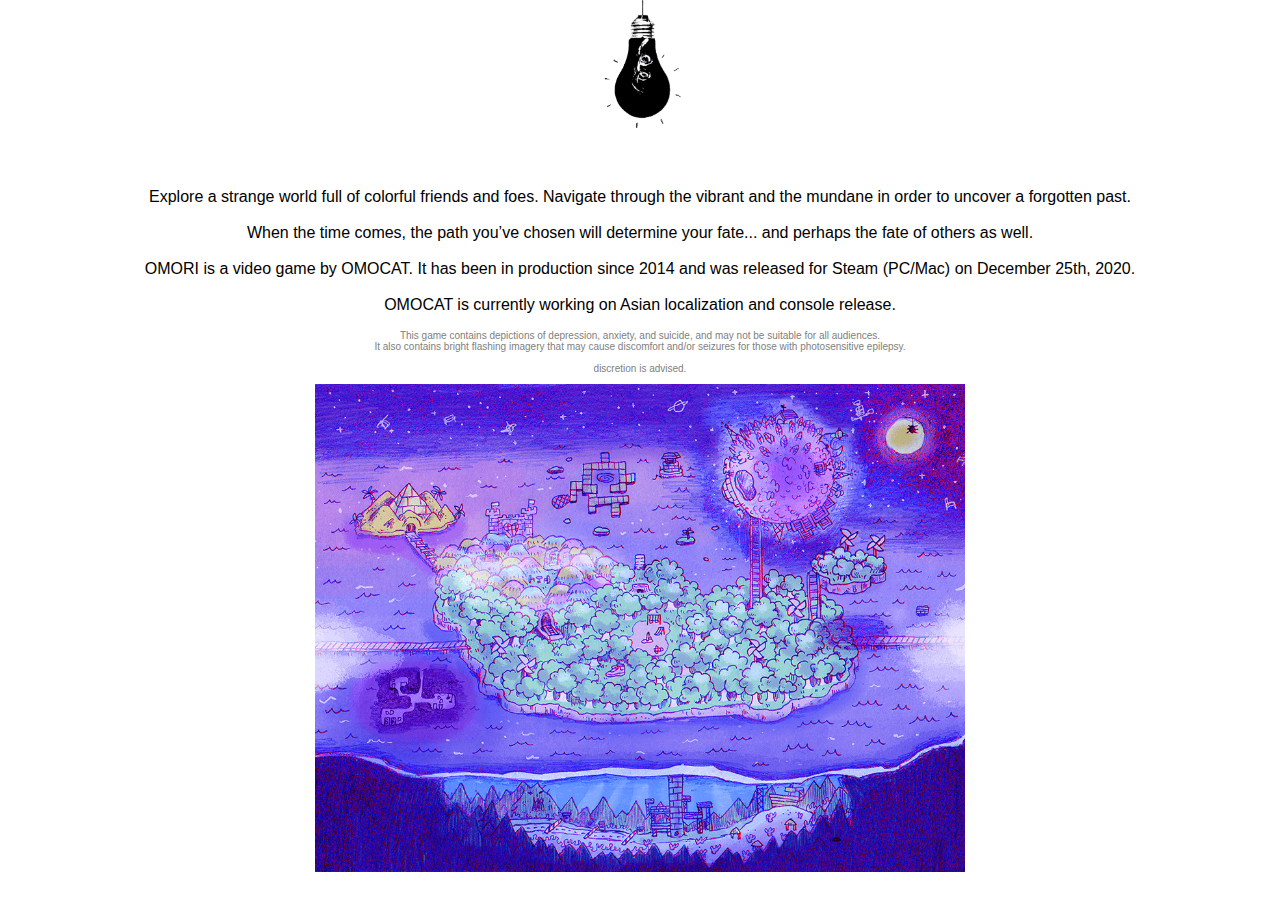
<file: Index/html/about.html>
<html lang="en">
    <head>
        <link rel="stylesheet" href="../CSS/styles.css">
        <title>Omori about</title>
    </head>
    <body>
        <div class="lightbulb">
            <a href="../index.html"><img src="../img/lightbulb.gif" alt="omoriboy_original"></a>
        </div>
            <!-- Description -->

        <div class="about">
            <p>
                Explore a strange world full of colorful friends and foes. Navigate through the vibrant and the mundane in order to uncover a forgotten past. <br>
                <br>
                When the time comes, the path you’ve chosen will determine your fate... and perhaps the fate of others as well. <br>
                <br>
                OMORI is a video game by OMOCAT. It has been in production since 2014 and was released for Steam (PC/Mac) on December 25th, 2020. <br>
                <br>
                OMOCAT is currently working on Asian localization and console release. <br>
           </p>
               <!-- Omori warning -->

           <div class="warning">
               <p>
                This game contains depictions of depression, anxiety, and suicide, and may not be suitable for all audiences. <br>
                It also contains bright flashing imagery that may cause discomfort and/or seizures for those with photosensitive epilepsy. <br>
                <br> discretion is advised.
               </p>
           </div>
        <img src="../img/omori_world.png" alt="omori about">
        </div>
        <embed name="calm" src="../img/OMORI OST - 004 Spaces In-between.mp3" loop="true" hidden="true" autostart="true">
    </body>
</html>
</file>
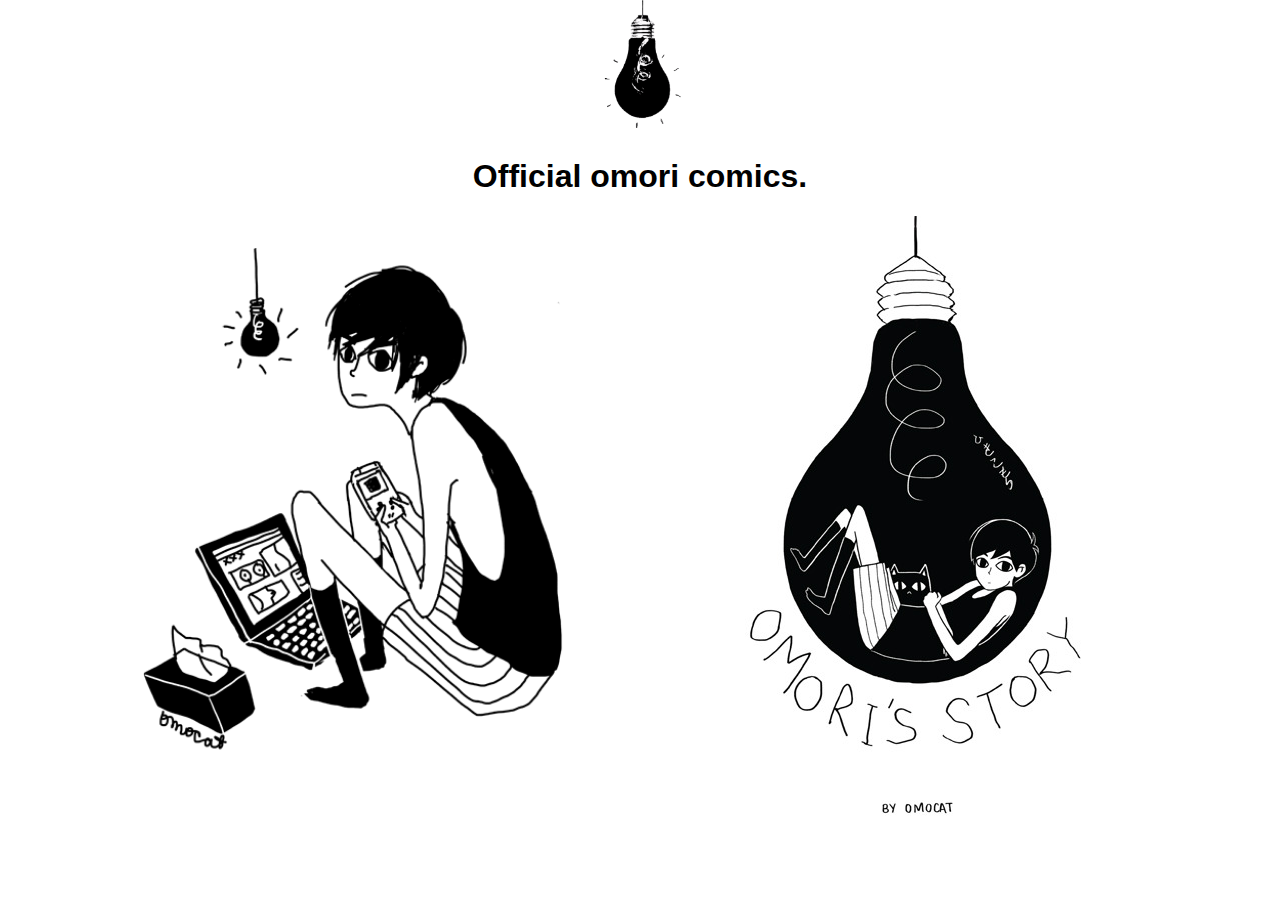
<file: Index/html/archive.html>
<html lang="en">
    <head>
        <link rel="stylesheet" href="../CSS/styles.css">
        <title>Omori comics</title>
    </head>
    <body>
        <div class="lightbulb">
            <a href="../index.html"><img src="../img/lightbulb.gif" alt="omoriboy_original"></a>
        </div>

            <!-- omori commics -->

        <h1>
            Official omori comics.
        </h1>
        <div class="images">
            <a href="https://www.wattpad.com/1047044354-omoriboy%27s-blog-omori-%E3%81%B2%E3%81%8D%E3%81%93%E3%82%82%E3%82%8A-1-3"><img src="../img/omoriboy_original/omoriboy.png" alt="omoriboy_original"></a>
            <a href="https://www.omocat-blog.com/post/57264870461/omoriboy-omoris-story-omoris-sketchbook-omori"><img src="../img/omori_story/omori_story.jpg" alt="omori_story"></a>
        </div>
        <embed name="white_space" src="../img/OMORI OST - 122 WHITE SPACE.mp3" loop="true" hidden="true" autostart="true">
    </body>
</html>
</file>
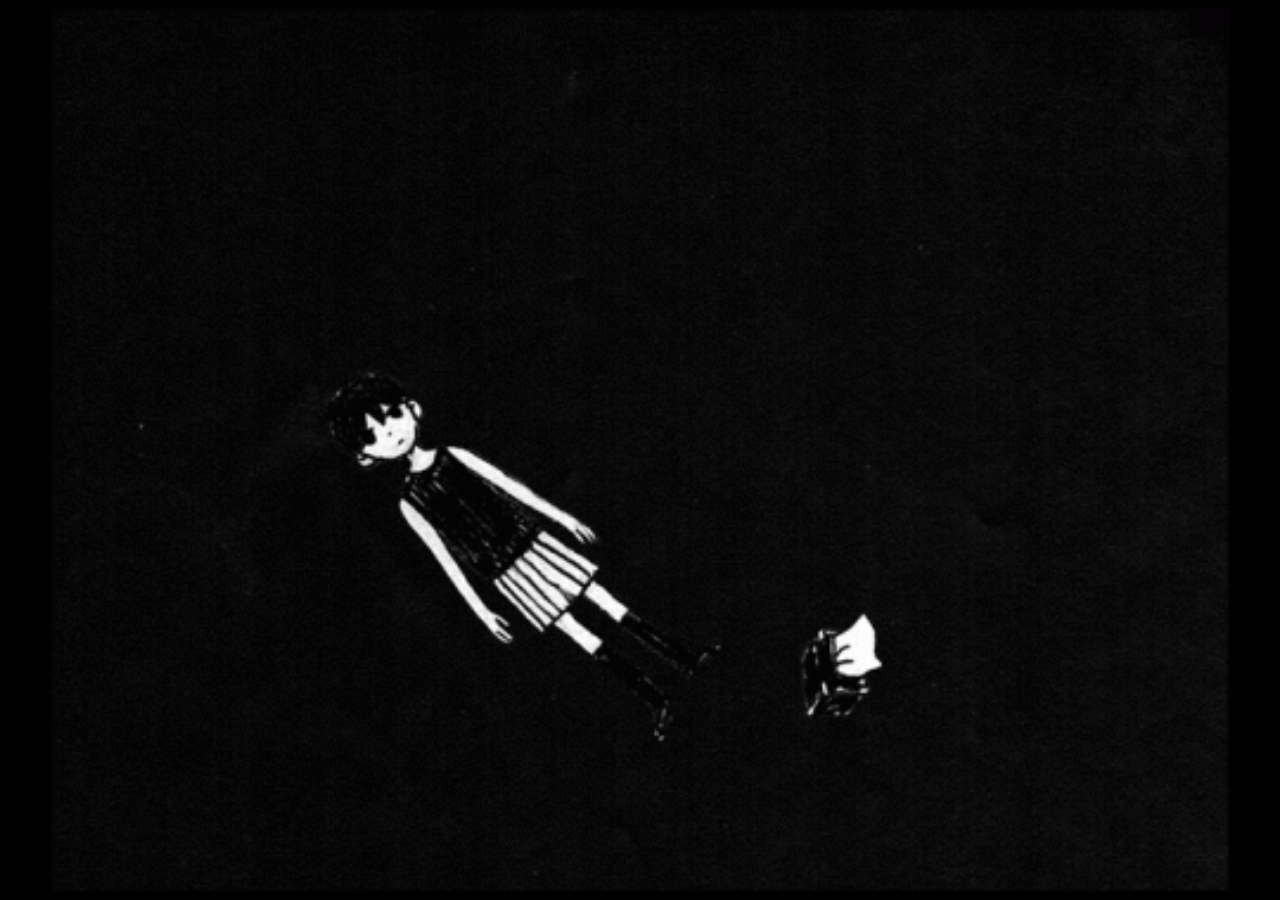
<file: Index/html/black_space.html>
<html lang="en">
    <link rel="stylesheet" href="../CSS/black_space.css">
    <head>
        <title>B̴̘̯̤͎̯̉͐́̈́̉l̵̢͕͉̻̝͉̙͍̳̏̕͝͝ȃ̶̺̪̠̘͖͐̂̒̈̃͝ċ̶̦̞͇̜̇͗̃k̴͙̖̋̆̏̄̀͑͜ ̶̖̱́͒s̷̞͇͙͇̀͂͜͠p̵̢̾͐̿ắ̷͓̠̫̐c̵̗͈̮͊̇̔̃̄e̴̺̩͆̑͑̂̚͜͝</title>
    </head>
        <!-- Black space... (It's a secret) -->
    <body>
        <a href="../index.html"><img src="../img/blackspace.gif" alt="something"></a>
        <embed name="calm" src="../img/OMORI OST - 135 Calm.mp3" loop="true" hidden="true" autostart="true">
    </body>
</html>
</file>
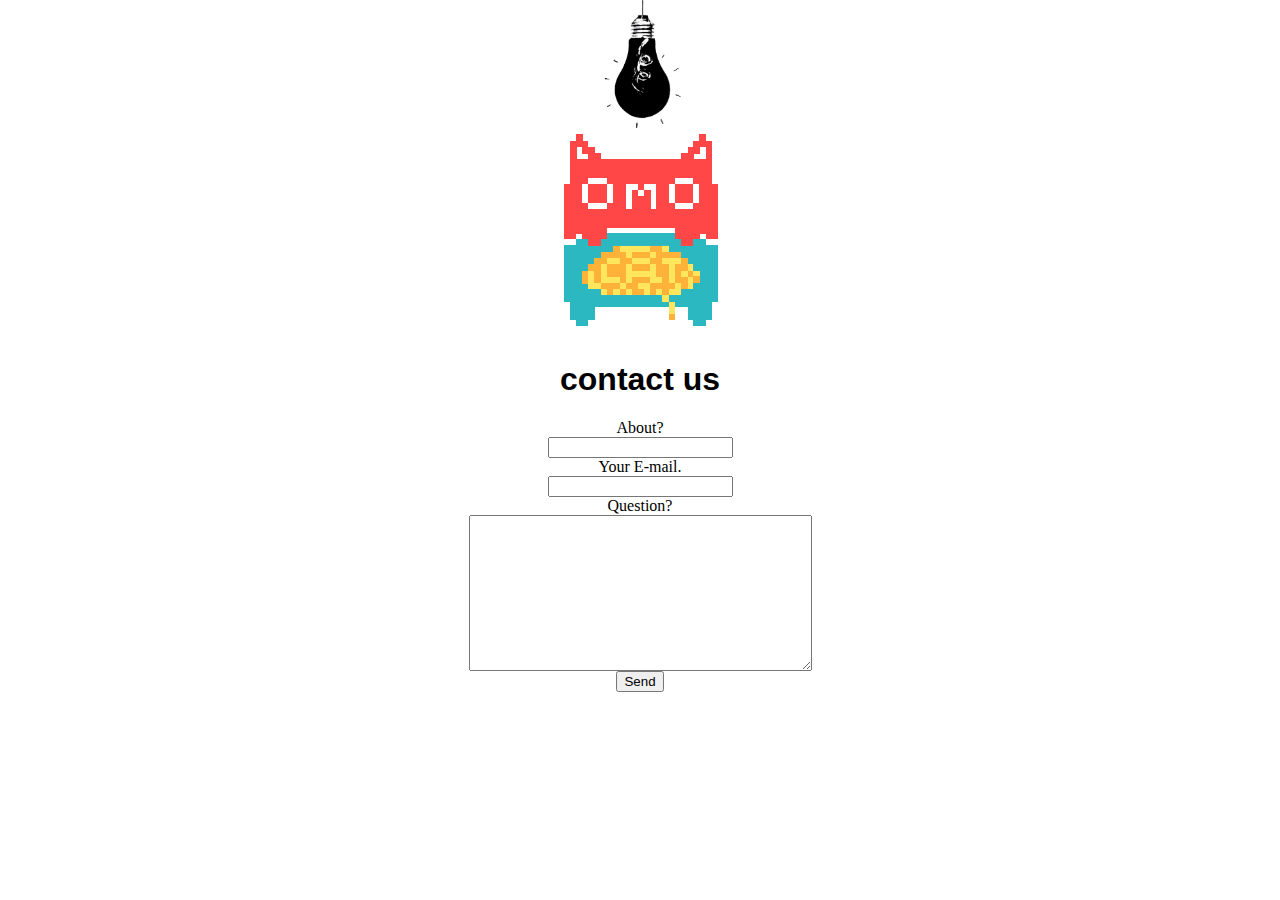
<file: Index/html/contact.html>
<html lang="en">

<head>
    <link rel="stylesheet" href="../CSS/styles.css">
    <title>Contact</title>
</head>

<body>
    <div class="lightbulb">
        <a href="../index.html"><img src="../img/lightbulb.gif" alt="omoriboy_original"></a>
    </div>
    <div class="contanctcenter">
        <img src="../img/omocat.jpg" alt="omori_title" class="omocat">
        <h1>
            contact us
        </h1>
        <!-- Email forms -->
        <div class="contact">
            <form action="mailto:fredriktheyerdahl@gmail.com" method="post" enctype="text/plain">
                <label for="">About?</label><br>
                <input type="text" name="about" /><br />
                <label for="">Your E-mail.</label><br>
                <input type="email" name="yourEmail" /><br />
                <label for="">Question?</label> <br>
                <textarea name="Question is." id="" cols="40" rows="10"></textarea><br />
                <input type="submit" value="Send" />
            </form>
        </div>
        <embed name="Resort" src="../img/OMORI OST - 099 The Last Resort.mp3" loop="true" hidden="true"
            autostart="true">
    </div>
</body>

</html>
</file>
<file: Index/CSS/styles.css>
body{
    margin: 0px;
    width: auto;
    height: auto;
   
}

/* Title */
header img{
    display: block;
    margin-left: auto;
    margin-right: auto;
    width: 300px;
}
.center video{
    pointer-events: none;
    object-fit: contain;
}
/* @media screen and (max-width: 1600px){
    
} */
/* Navigation */
nav{
    padding: 20px;
    top: 104px;
    text-decoration: none;
    text-align: center;
    margin-right: 40px;
}
nav li{
    width: 100px;
    display: inline-block;
    font-size: 17px;
    text-align: center;
    background: black;
    padding-bottom: 5px;
    padding-top: 5px;
    margin-left: 1%;
    border: 24px;
    border: 2px solid gray;
    font-family: Arial, Helvetica, sans-serif;
}
nav li:hover{
    position: relative;
    top: -4px;
}
nav ul{
    white-space: nowrap;
    max-width: 1200px;
    margin: 0 auto;
    color: white;
}
nav li a{
    color: white;
    text-decoration: none;
}

/* Footer */
footer p{
    text-align: center;
    color: gray;
}
footer img{
    display: flex;
}
footer .center {
    display: block;
    margin-left: auto;
    margin-right: auto;
    width: 40px;
  }
.socials{
    display: flex;
    justify-content: center;
}
.socials img{
      margin-left: 3px;
      margin-right: 3px;
      width: 40px;
}
/* Omori comic img links */
.images{
    display: flex;
    justify-content: center;
}
.images img{
    margin-left: 3px;
    margin-right: 3px;
}

/* Return from comic page */
.lightbulb {
    display: block;
    margin-left: auto;
    margin-right: auto;
    width: 20px;
  }
  .lightbulb img{
      width: 80px;
      position: relative;
      left: -137%;
  }
  .lightbulb img:hover{
    width: 85px;
}
  .images img:hover{
    position: relative;
    top: -4px;
}

h1{
    text-align: center;
    font-family: Arial, Helvetica, sans-serif;
    margin-top: 30px;
}

.omocat{
    display: block;
    margin-left: auto;
    margin-right: auto;
}

.contact{
    text-align: center;
}
/* About omori */
.about{
    display: block;
    margin-left: auto;
    margin-right: auto;
}
.about p{
    text-align: center;
    margin-top: 60px; ;
    font-family: Arial, Helvetica, sans-serif;
}
.about .warning p{
    text-align: center;
    margin-top: 10px; ;
    font-family: Arial, Helvetica, sans-serif;
    font-size: 10px;
    color: gray;
}
.about img{
    display: block;
    margin-left: auto;
    margin-right: auto;
    width: 650px;
}
/* something */
.something img{
    position: relative;
    top: -100px;
    left: 50px;
    opacity: 15%;
}
/* Omori music team */
.pedro_music{
    align-content: center;
    display:flex;
    margin-left: 30%;
    margin-right: 20%;
    margin-top: 10px;
}
.pedro_music p{
    display: inline-block;
    font-family: Arial, Helvetica, sans-serif;
    border-left: auto;
    display: flex;
    border: 24px;
    border: 4px solid black;
    padding: 3px;
}
.pedro_music img{
    display: inline-block;
    width: 203px;
    height: 199px;
    position: relative;
    top: 16px;
}
.duet{
    display: block;
    margin-left:50%;
    margin-right:50%;
}
    @media screen and (max-width: 2200px){
        .duet{
            display: block;
            margin-left:60%;
            margin-right:40%;
        }
}
.music_title h1{
    text-align: center;
}
.title_pedro{
    color: gray;
    text-align: center;
    font-size: 40px;
    font-family: Arial, Helvetica, sans-serif;
    margin-bottom: 1px;
}

.bo_en_music{
    align-content: center;
    display:flex;
    margin-left: 30%;
    margin-right: 20%;
    margin-top: 10px;
}
.bo_en_music p{
    display: inline-block;
    font-family: Arial, Helvetica, sans-serif;
    border-left: auto;
    display: flex;
    border: 24px;
    border: 4px solid black;
    padding: 3px;
}
.bo_en_music img{
    display: inline-block;
    width: 200px;
    height: 200px;
    margin-left: 5px;
    position: relative;
    top: 16px;
}
.title_bo_en{
    color: gray;
    text-align: center;
    font-size: 40px;
    font-family: Arial, Helvetica, sans-serif;
    margin-bottom: 1px;
}
.my_time{
    display: block;
    margin-left:50%;
    margin-right:50%;
}
    @media screen and (max-width: 2200px){
        .my_time{
            display: block;
            margin-left:60%;
            margin-right:40%;
        }
}
.clover_music{
    align-content: center;
    display:flex;
    margin-left: 30%;
    margin-right: 20%;
    margin-top: 10px;
}
.clover_music p{
    display: inline-block;
    font-family: Arial, Helvetica, sans-serif;
    border-left: auto;
    display: flex;
    border: 24px;
    border: 4px solid black;
    padding: 3px;
}
.clover_music img{
    display: inline-block;
    width: 203px;
    height: 203px;
    margin-left: 5px;
    position: relative;
    top: 16px;
}
.title_clover{
    color: gray;
    text-align: center;
    font-size: 40px;
    font-family: Arial, Helvetica, sans-serif;
    margin-bottom: 1px;
}
.white_space_music{
    display: block;
    margin-left:50%;
    margin-right:50%;
}
    @media screen and (max-width: 2200px){
        .white_space_music{
            display: block;
            margin-left:60%;
            margin-right:40%;
        }
}
</file>
<file: Index/CSS/black_space.css>
/* Black space... (it's a secret shhhhh) */
body{
    background-color: black;
}
img{
    height: 100%;
    margin-left: auto;
    margin-right: auto;
    display: block;
}
audio{
    opacity: 100%;
}
</file>
